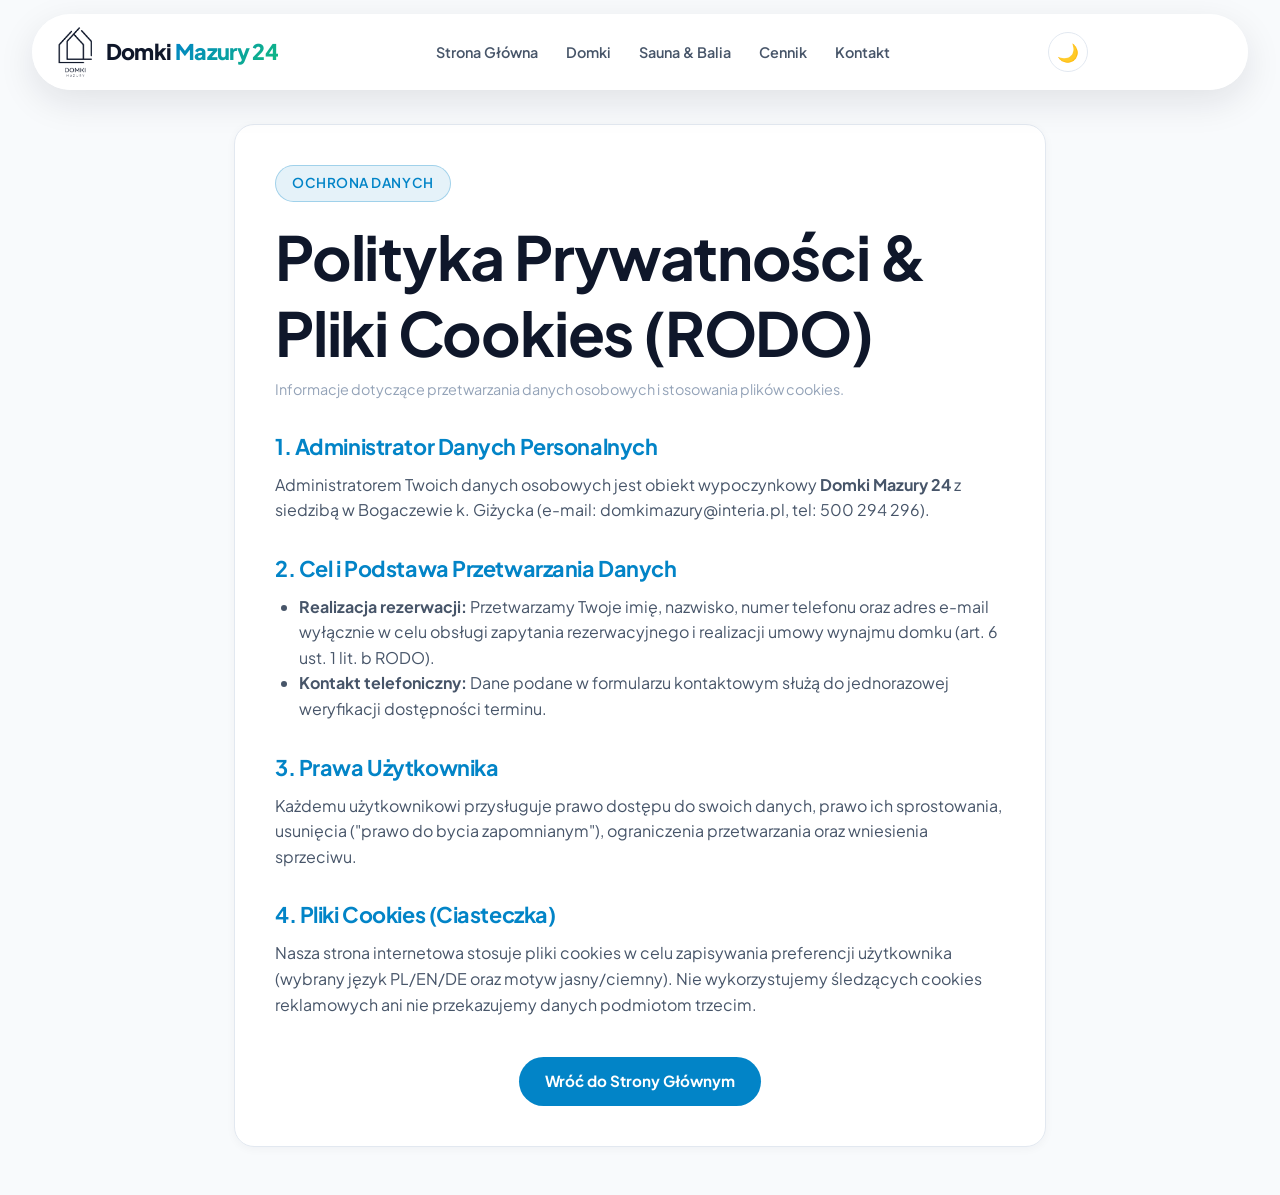
<file: polityka-prywatnosci.html>
<!DOCTYPE html>
<html lang="pl">
<head>
  <meta charset="UTF-8">
  <meta name="viewport" content="width=device-width, initial-scale=1.0">
  <title>Polityka Prywatności & RODO | Domki Mazury 24</title>
  <meta name="description" content="Polityka Prywatności i ochrona danych osobowych RODO obiektu Domki Mazury 24 w Bogaczewie.">
  <link rel="stylesheet" href="styles.css">
  <link rel="icon" href="assets/logo.png" type="image/png">
</head>
<body>

  <!-- Floating Header -->
  <div class="header-wrapper">
    <header class="header-cloud">
      <a href="index.html" class="brand">
        <img src="assets/logo_black.png" alt="Domki Mazury Logo" class="brand-logo logo-light">
        <img src="assets/logo_white.png" alt="Domki Mazury Logo" class="brand-logo logo-dark">
        <div>Domki <span class="gradient-text">Mazury 24</span></div>
      </a>

      <ul class="nav-desktop">
        <li><a href="index.html#home" class="nav-link">Strona Główna</a></li>
        <li><a href="index.html#domki" class="nav-link">Domki</a></li>
        <li><a href="index.html#spa" class="nav-link">Sauna & Balia</a></li>
        <li><a href="index.html#cennik" class="nav-link">Cennik</a></li>
        <li><a href="index.html#kontakt" class="nav-link">Kontakt</a></li>
      </ul>

      <div class="header-actions">
        <button class="theme-btn" aria-label="Przełącz motyw">🌙</button>
        <a href="index.html" class="btn btn-secondary">← Powrót</a>
      </div>
    </header>
  </div>

  <div class="container legal-container" style="padding-top: calc(var(--header-height) + 3rem);">
    <div class="legal-card">
      <div class="badge badge-primary" style="margin-bottom: 1rem;">Ochrona Danych</div>
      <h1>Polityka Prywatności & Pliki Cookies (RODO)</h1>
      <p style="color: var(--text-light); font-size: 0.9rem;">Informacje dotyczące przetwarzania danych osobowych i stosowania plików cookies.</p>

      <h2>1. Administrator Danych Personalnych</h2>
      <p>Administratorem Twoich danych osobowych jest obiekt wypoczynkowy <strong>Domki Mazury 24</strong> z siedzibą w Bogaczewie k. Giżycka (e-mail: domkimazury@interia.pl, tel: 500 294 296).</p>

      <h2>2. Cel i Podstawa Przetwarzania Danych</h2>
      <ul>
        <li><strong>Realizacja rezerwacji:</strong> Przetwarzamy Twoje imię, nazwisko, numer telefonu oraz adres e-mail wyłącznie w celu obsługi zapytania rezerwacyjnego i realizacji umowy wynajmu domku (art. 6 ust. 1 lit. b RODO).</li>
        <li><strong>Kontakt telefoniczny:</strong> Dane podane w formularzu kontaktowym służą do jednorazowej weryfikacji dostępności terminu.</li>
      </ul>

      <h2>3. Prawa Użytkownika</h2>
      <p>Każdemu użytkownikowi przysługuje prawo dostępu do swoich danych, prawo ich sprostowania, usunięcia ("prawo do bycia zapomnianym"), ograniczenia przetwarzania oraz wniesienia sprzeciwu.</p>

      <h2>4. Pliki Cookies (Ciasteczka)</h2>
      <p>Nasza strona internetowa stosuje pliki cookies w celu zapisywania preferencji użytkownika (wybrany język PL/EN/DE oraz motyw jasny/ciemny). Nie wykorzystujemy śledzących cookies reklamowych ani nie przekazujemy danych podmiotom trzecim.</p>

      <div style="margin-top: 2.5rem; text-align: center;">
        <a href="index.html" class="btn btn-primary">Wróć do Strony Głównym</a>
      </div>
    </div>
  </div>

  <script src="app.js"></script>
</body>
</html>
</file>
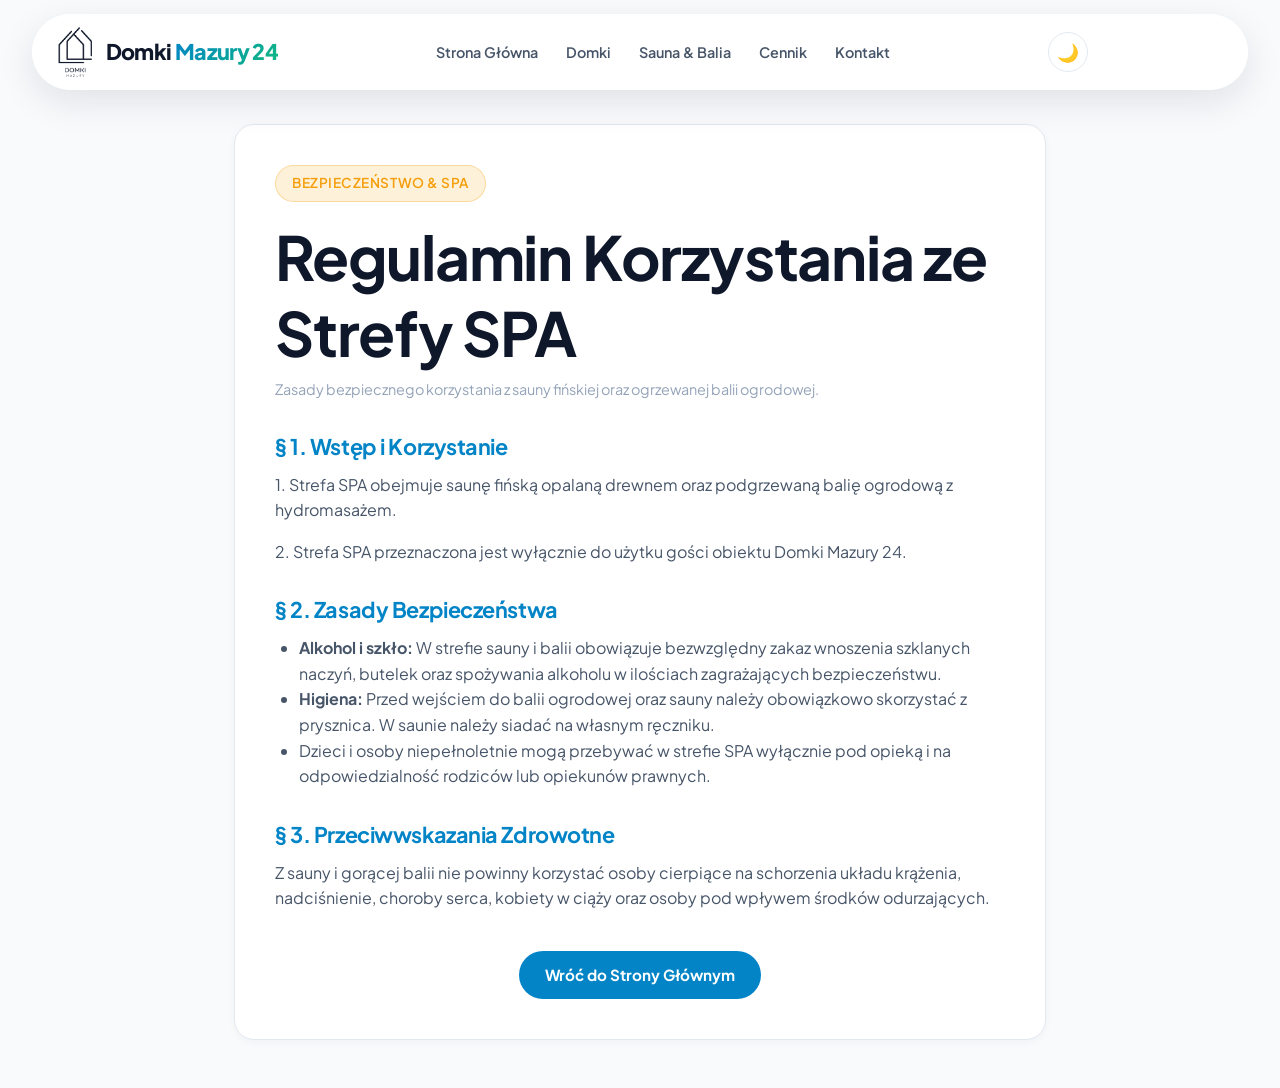
<file: regulamin-spa.html>
<!DOCTYPE html>
<html lang="pl">
<head>
  <meta charset="UTF-8">
  <meta name="viewport" content="width=device-width, initial-scale=1.0">
  <title>Regulamin Strefy SPA | Domki Mazury 24</title>
  <meta name="description" content="Regulamin korzystania z sauny fińskiej i gorącej balii ogrodowej w Domkach Mazury 24.">
  <link rel="stylesheet" href="styles.css">
  <link rel="icon" href="assets/logo.png" type="image/png">
</head>
<body>

  <!-- Floating Header -->
  <div class="header-wrapper">
    <header class="header-cloud">
      <a href="index.html" class="brand">
        <img src="assets/logo_black.png" alt="Domki Mazury Logo" class="brand-logo logo-light">
        <img src="assets/logo_white.png" alt="Domki Mazury Logo" class="brand-logo logo-dark">
        <div>Domki <span class="gradient-text">Mazury 24</span></div>
      </a>

      <ul class="nav-desktop">
        <li><a href="index.html#home" class="nav-link">Strona Główna</a></li>
        <li><a href="index.html#domki" class="nav-link">Domki</a></li>
        <li><a href="index.html#spa" class="nav-link">Sauna & Balia</a></li>
        <li><a href="index.html#cennik" class="nav-link">Cennik</a></li>
        <li><a href="index.html#kontakt" class="nav-link">Kontakt</a></li>
      </ul>

      <div class="header-actions">
        <button class="theme-btn" aria-label="Przełącz motyw">🌙</button>
        <a href="index.html" class="btn btn-secondary">← Powrót</a>
      </div>
    </header>
  </div>

  <div class="container legal-container" style="padding-top: calc(var(--header-height) + 3rem);">
    <div class="legal-card">
      <div class="badge badge-gold" style="margin-bottom: 1rem;">Bezpieczeństwo & SPA</div>
      <h1>Regulamin Korzystania ze Strefy SPA</h1>
      <p style="color: var(--text-light); font-size: 0.9rem;">Zasady bezpiecznego korzystania z sauny fińskiej oraz ogrzewanej balii ogrodowej.</p>

      <h2>§ 1. Wstęp i Korzystanie</h2>
      <p>1. Strefa SPA obejmuje saunę fińską opalaną drewnem oraz podgrzewaną balię ogrodową z hydromasażem.</p>
      <p>2. Strefa SPA przeznaczona jest wyłącznie do użytku gości obiektu Domki Mazury 24.</p>

      <h2>§ 2. Zasady Bezpieczeństwa</h2>
      <ul>
        <li><strong>Alkohol i szkło:</strong> W strefie sauny i balii obowiązuje bezwzględny zakaz wnoszenia szklanych naczyń, butelek oraz spożywania alkoholu w ilościach zagrażających bezpieczeństwu.</li>
        <li><strong>Higiena:</strong> Przed wejściem do balii ogrodowej oraz sauny należy obowiązkowo skorzystać z prysznica. W saunie należy siadać na własnym ręczniku.</li>
        <li>Dzieci i osoby niepełnoletnie mogą przebywać w strefie SPA wyłącznie pod opieką i na odpowiedzialność rodziców lub opiekunów prawnych.</li>
      </ul>

      <h2>§ 3. Przeciwwskazania Zdrowotne</h2>
      <p>Z sauny i gorącej balii nie powinny korzystać osoby cierpiące na schorzenia układu krążenia, nadciśnienie, choroby serca, kobiety w ciąży oraz osoby pod wpływem środków odurzających.</p>

      <div style="margin-top: 2.5rem; text-align: center;">
        <a href="index.html" class="btn btn-primary">Wróć do Strony Głównym</a>
      </div>
    </div>
  </div>

  <script src="app.js"></script>
</body>
</html>
</file>
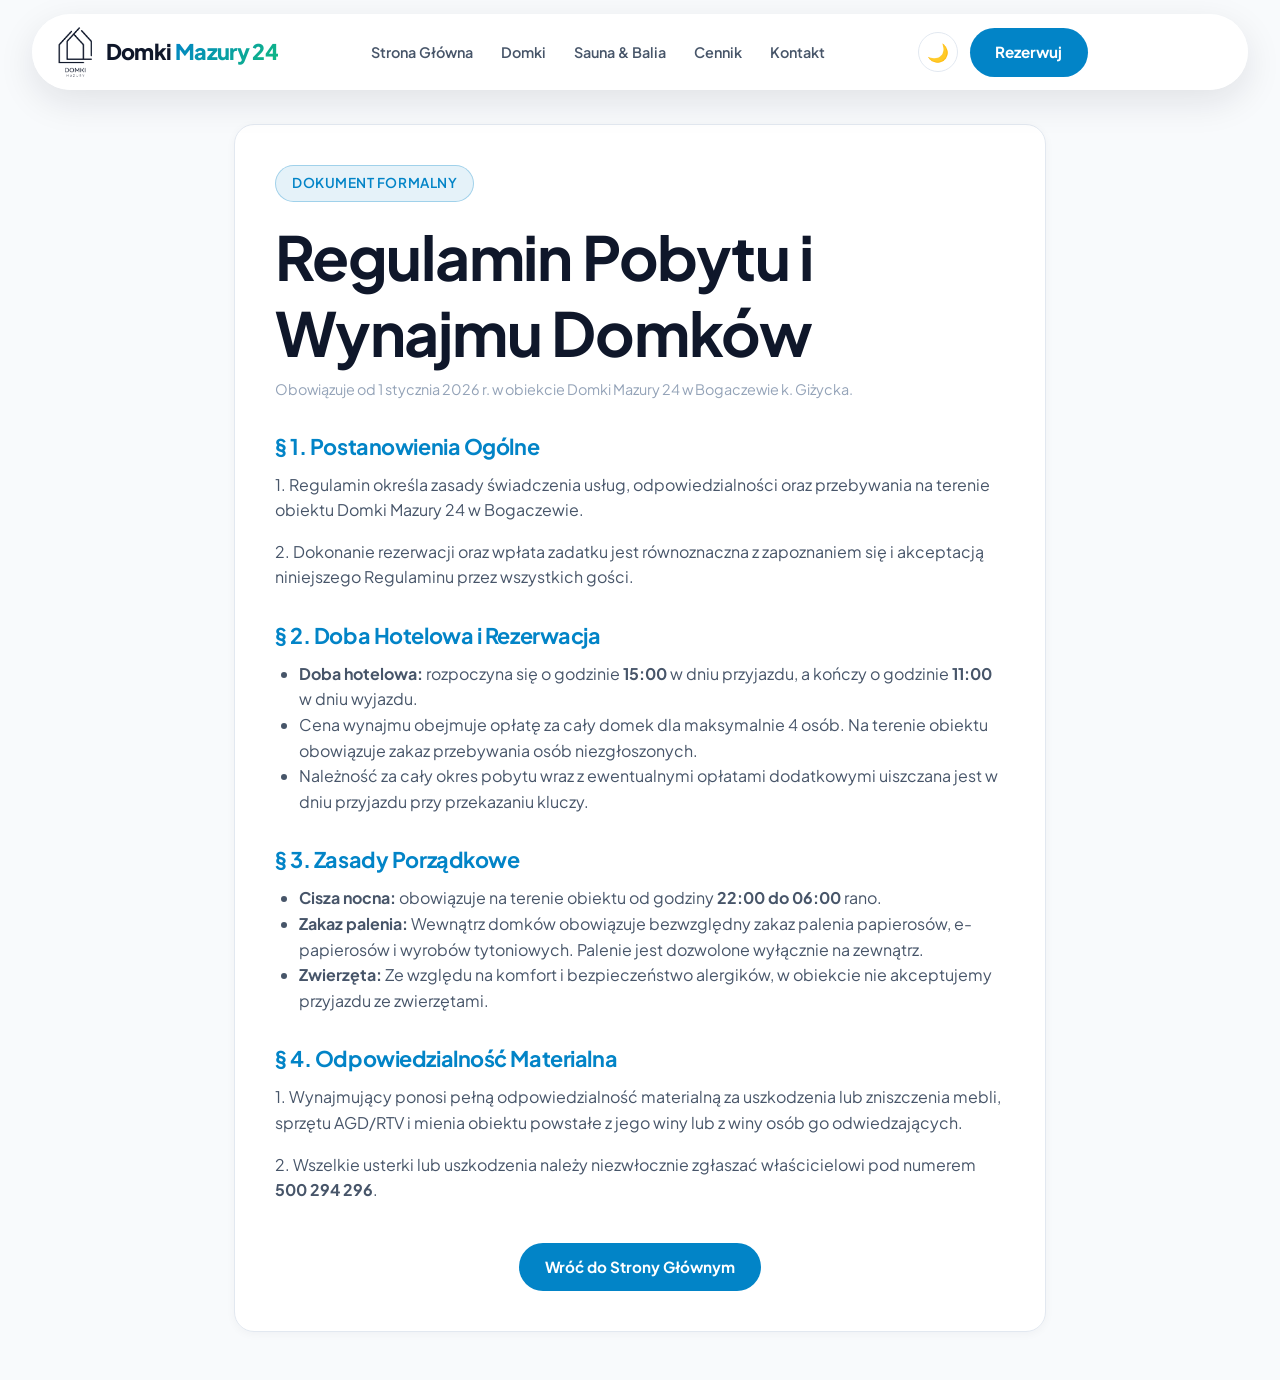
<file: regulamin.html>
<!DOCTYPE html>
<html lang="pl">
<head>
  <meta charset="UTF-8">
  <meta name="viewport" content="width=device-width, initial-scale=1.0">
  <title>Regulamin Pobytu | Domki Mazury 24 Bogaczewo</title>
  <meta name="description" content="Regulamin wynajmu i pobytu w Domkach Mazury 24 w Bogaczewie k. Giżycka. Zasady rezerwacji, płatności i ciszy nocnej.">
  <link rel="stylesheet" href="styles.css">
  <link rel="icon" href="assets/logo.png" type="image/png">
</head>
<body>

  <!-- Floating Header -->
  <div class="header-wrapper">
    <header class="header-cloud">
      <a href="index.html" class="brand">
        <img src="assets/logo_black.png" alt="Domki Mazury Logo" class="brand-logo logo-light">
        <img src="assets/logo_white.png" alt="Domki Mazury Logo" class="brand-logo logo-dark">
        <div>Domki <span class="gradient-text">Mazury 24</span></div>
      </a>

      <ul class="nav-desktop">
        <li><a href="index.html#home" class="nav-link">Strona Główna</a></li>
        <li><a href="index.html#domki" class="nav-link">Domki</a></li>
        <li><a href="index.html#spa" class="nav-link">Sauna & Balia</a></li>
        <li><a href="index.html#cennik" class="nav-link">Cennik</a></li>
        <li><a href="index.html#kontakt" class="nav-link">Kontakt</a></li>
      </ul>

      <div class="header-actions">
        <button class="theme-btn" aria-label="Przełącz motyw">🌙</button>
        <a href="index.html#cennik" class="btn btn-primary pc-only">Rezerwuj</a>
        <a href="index.html" class="btn btn-secondary">← Powrót</a>
      </div>
    </header>
  </div>

  <div class="container legal-container" style="padding-top: calc(var(--header-height) + 3rem);">
    <div class="legal-card">
      <div class="badge badge-primary" style="margin-bottom: 1rem;">Dokument Formalny</div>
      <h1>Regulamin Pobytu i Wynajmu Domków</h1>
      <p style="color: var(--text-light); font-size: 0.9rem;">Obowiązuje od 1 stycznia 2026 r. w obiekcie Domki Mazury 24 w Bogaczewie k. Giżycka.</p>

      <h2>§ 1. Postanowienia Ogólne</h2>
      <p>1. Regulamin określa zasady świadczenia usług, odpowiedzialności oraz przebywania na terenie obiektu Domki Mazury 24 w Bogaczewie.</p>
      <p>2. Dokonanie rezerwacji oraz wpłata zadatku jest równoznaczna z zapoznaniem się i akceptacją niniejszego Regulaminu przez wszystkich gości.</p>

      <h2>§ 2. Doba Hotelowa i Rezerwacja</h2>
      <ul>
        <li><strong>Doba hotelowa:</strong> rozpoczyna się o godzinie <strong>15:00</strong> w dniu przyjazdu, a kończy o godzinie <strong>11:00</strong> w dniu wyjazdu.</li>
        <li>Cena wynajmu obejmuje opłatę za cały domek dla maksymalnie 4 osób. Na terenie obiektu obowiązuje zakaz przebywania osób niezgłoszonych.</li>
        <li>Należność za cały okres pobytu wraz z ewentualnymi opłatami dodatkowymi uiszczana jest w dniu przyjazdu przy przekazaniu kluczy.</li>
      </ul>

      <h2>§ 3. Zasady Porządkowe</h2>
      <ul>
        <li><strong>Cisza nocna:</strong> obowiązuje na terenie obiektu od godziny <strong>22:00 do 06:00</strong> rano.</li>
        <li><strong>Zakaz palenia:</strong> Wewnątrz domków obowiązuje bezwzględny zakaz palenia papierosów, e-papierosów i wyrobów tytoniowych. Palenie jest dozwolone wyłącznie na zewnątrz.</li>
        <li><strong>Zwierzęta:</strong> Ze względu na komfort i bezpieczeństwo alergików, w obiekcie nie akceptujemy przyjazdu ze zwierzętami.</li>
      </ul>

      <h2>§ 4. Odpowiedzialność Materialna</h2>
      <p>1. Wynajmujący ponosi pełną odpowiedzialność materialną za uszkodzenia lub zniszczenia mebli, sprzętu AGD/RTV i mienia obiektu powstałe z jego winy lub z winy osób go odwiedzających.</p>
      <p>2. Wszelkie usterki lub uszkodzenia należy niezwłocznie zgłaszać właścicielowi pod numerem <strong>500 294 296</strong>.</p>

      <div style="margin-top: 2.5rem; text-align: center;">
        <a href="index.html" class="btn btn-primary">Wróć do Strony Głównym</a>
      </div>
    </div>
  </div>

  <script src="app.js"></script>
</body>
</html>
</file>
<file: styles.css>
/* ==========================================================================
   DOMKI MAZURY 24 - ULTRA FAST & LIGHTWEIGHT PERFORMANCE CSS
   Zero GPU stutter, smooth 60fps scrolling, clean glassmorphic cloud header
   ========================================================================== */

@import url('https://fonts.googleapis.com/css2?family=Plus+Jakarta+Sans:wght@300;400;500;600;700;800&family=Playfair+Display:ital,wght@0,600;0,700;1,400&display=swap');

:root {
  /* Color Tokens */
  --bg-primary: #f8fafc;
  --bg-secondary: #ffffff;
  --bg-glass: rgba(255, 255, 255, 0.94);
  --bg-glass-card: rgba(255, 255, 255, 0.96);
  
  --primary: #0284c7;        /* Mazury Blue */
  --primary-hover: #0369a1;
  --primary-glow: rgba(2, 132, 199, 0.15);
  --primary-light: rgba(2, 132, 199, 0.1);
  --accent: #10b981;         /* Forest Emerald */
  --accent-gold: #f59e0b;    /* Sunset Gold */
  
  --text-primary: #0f172a;
  --text-muted: #475569;
  --text-light: #94a3b8;
  --text-white: #ffffff;
  
  --border: #e2e8f0;
  --border-glass: rgba(255, 255, 255, 0.8);
  --border-highlight: rgba(2, 132, 199, 0.3);
  
  --radius-xs: 8px;
  --radius-sm: 12px;
  --radius-md: 20px;
  --radius-lg: 28px;
  --radius-full: 9999px;
  
  --shadow-cloud: 0 12px 36px rgba(15, 23, 42, 0.1);
  --shadow-sm: 0 2px 10px rgba(15, 23, 42, 0.04);
  --shadow-md: 0 8px 24px rgba(15, 23, 42, 0.06);
  --shadow-lg: 0 16px 40px rgba(15, 23, 42, 0.1);
  
  --transition-fast: 0.15s ease;
  --transition-normal: 0.25s ease;
  
  --header-height: 76px;
}

body.dark-theme {
  --bg-primary: #0b1329;
  --bg-secondary: #111c38;
  --bg-glass: rgba(17, 28, 56, 0.95);
  --bg-glass-card: rgba(23, 37, 71, 0.96);
  
  --primary: #38bdf8;
  --primary-hover: #7dd3fc;
  --primary-glow: rgba(56, 189, 248, 0.2);
  --primary-light: rgba(56, 189, 248, 0.12);
  --accent: #34d399;
  --accent-gold: #fbbf24;
  
  --text-primary: #f8fafc;
  --text-muted: #cbd5e1;
  --text-light: #64748b;
  
  --border: #1e293b;
  --border-glass: rgba(255, 255, 255, 0.1);
  --border-highlight: rgba(56, 189, 248, 0.3);
  
  --shadow-cloud: 0 12px 36px rgba(0, 0, 0, 0.45);
  --shadow-sm: 0 2px 10px rgba(0, 0, 0, 0.2);
  --shadow-md: 0 8px 24px rgba(0, 0, 0, 0.35);
  --shadow-lg: 0 16px 40px rgba(0, 0, 0, 0.5);
}

/* Base Reset */
*, *::before, *::after {
  box-sizing: border-box;
  margin: 0;
  padding: 0;
}

html {
  scroll-behavior: smooth;
  font-size: 16px;
  -webkit-tap-highlight-color: transparent;
}

body {
  font-family: 'Plus Jakarta Sans', -apple-system, BlinkMacSystemFont, sans-serif;
  background-color: var(--bg-primary);
  color: var(--text-primary);
  line-height: 1.6;
  overflow-x: hidden;
}

a {
  color: inherit;
  text-decoration: none;
}

img {
  max-width: 100%;
  height: auto;
  display: block;
}

button, input, select, textarea {
  font-family: inherit;
  font-size: inherit;
}

.container {
  width: 100%;
  max-width: 1280px;
  margin: 0 auto;
  padding: 0 1.5rem;
}

/* Typography Extensions */
.font-serif {
  font-family: 'Playfair Display', serif;
}

h1, h2, h3, h4 {
  font-weight: 700;
  line-height: 1.25;
  letter-spacing: -0.02em;
}

h1 { font-size: clamp(2.2rem, 5vw, 3.8rem); }
h2 { font-size: clamp(1.75rem, 3.5vw, 2.6rem); }
h3 { font-size: clamp(1.15rem, 2vw, 1.5rem); }

.gradient-text {
  background: linear-gradient(135deg, var(--primary) 0%, var(--accent) 100%);
  -webkit-background-clip: text;
  -webkit-text-fill-color: transparent;
}

.gradient-text-gold {
  background: linear-gradient(135deg, var(--accent-gold) 0%, #f97316 100%);
  -webkit-background-clip: text;
  -webkit-text-fill-color: transparent;
}

/* Badges & Buttons */
.badge {
  display: inline-flex;
  align-items: center;
  gap: 0.5rem;
  padding: 0.4rem 1rem;
  border-radius: var(--radius-full);
  font-size: 0.85rem;
  font-weight: 600;
  letter-spacing: 0.04em;
  text-transform: uppercase;
}

.badge-primary {
  background: var(--primary-light);
  color: var(--primary);
  border: 1px solid var(--border-highlight);
}

.badge-gold {
  background: rgba(245, 158, 11, 0.15);
  color: var(--accent-gold);
  border: 1px solid rgba(245, 158, 11, 0.3);
}

.btn {
  display: inline-flex;
  align-items: center;
  justify-content: center;
  gap: 0.55rem;
  padding: 0.75rem 1.6rem;
  border-radius: var(--radius-full);
  font-weight: 700;
  font-size: 0.95rem;
  cursor: pointer;
  border: none;
  transition: background var(--transition-fast), transform var(--transition-fast);
  text-align: center;
  white-space: nowrap;
}

.btn-primary {
  background: var(--primary);
  color: #ffffff;
}

.btn-primary:hover {
  background: var(--primary-hover);
  transform: translateY(-1px);
}

.btn-secondary {
  background: rgba(255, 255, 255, 0.2);
  color: #ffffff;
  border: 1px solid rgba(255, 255, 255, 0.4);
}

.btn-secondary:hover {
  background: rgba(255, 255, 255, 0.3);
  transform: translateY(-1px);
}

.btn-gold {
  background: #f59e0b;
  color: #ffffff;
}

.btn-gold:hover {
  background: #d97706;
  transform: translateY(-1px);
}

/* ==========================================================================
   ENLARGED FLOATING CLOUD HEADER & MENU POSITIONS
   ========================================================================== */
.header-wrapper {
  position: fixed;
  top: 0.9rem;
  left: 0;
  right: 0;
  width: min(95%, 1280px);
  margin: 0 auto;
  z-index: 1000;
}

.header-cloud {
  height: var(--header-height);
  background: var(--bg-glass);
  backdrop-filter: blur(10px);
  -webkit-backdrop-filter: blur(10px);
  border: 1px solid var(--border-glass);
  border-radius: var(--radius-full);
  box-shadow: var(--shadow-cloud);
  padding: 0 1.5rem;
  display: flex;
  align-items: center;
  justify-content: space-between;
  gap: 1.2rem;
}

.brand {
  display: flex;
  align-items: center;
  gap: 0.75rem;
  font-size: 1.35rem;
  font-weight: 800;
  letter-spacing: -0.03em;
  flex-shrink: 0;
  color: var(--text-primary);
}

/* LARGER DEDICATED LOGO IMAGES */
.brand-logo {
  height: 52px;
  width: auto;
  max-width: 68px;
  object-fit: contain;
  transition: height var(--transition-fast);
}

.brand-logo.logo-dark {
  display: none !important;
}

.brand-logo.logo-light {
  display: block !important;
}

/* DARK MODE LOGO SWITCH & TEXT BRIGHTENING */
body.dark-theme .brand-logo.logo-light {
  display: none !important;
}

body.dark-theme .brand-logo.logo-dark {
  display: block !important;
}

body.dark-theme .brand {
  color: #ffffff !important;
}

body.dark-theme .brand .gradient-text {
  background: linear-gradient(135deg, #ffffff 0%, #38bdf8 100%);
  -webkit-background-clip: text;
  -webkit-text-fill-color: transparent;
}

/* LARGER DESKTOP NAVIGATION POSITIONS */
.nav-desktop {
  display: flex;
  align-items: center;
  gap: 0.25rem;
  list-style: none;
  flex-shrink: 1;
  min-width: 0;
}

.nav-link {
  font-weight: 600;
  font-size: 0.9rem;
  color: var(--text-muted);
  transition: color var(--transition-fast), background var(--transition-fast);
  padding: 0.4rem 0.75rem;
  border-radius: var(--radius-full);
  white-space: nowrap;
}

.nav-link:hover, .nav-link.active {
  color: var(--primary);
  background: var(--primary-light);
  font-weight: 700;
}

.header-actions {
  display: flex;
  align-items: center;
  gap: 0.75rem;
  flex-shrink: 0;
}

.lang-switch {
  display: flex;
  background: rgba(255, 255, 255, 0.6);
  border: 1px solid var(--border);
  border-radius: var(--radius-full);
  padding: 3px;
}

body.dark-theme .lang-switch {
  background: rgba(0, 0, 0, 0.4);
}

.lang-btn {
  background: transparent;
  border: none;
  padding: 4px 9px;
  border-radius: var(--radius-full);
  font-size: 0.82rem;
  font-weight: 700;
  color: var(--text-muted);
  cursor: pointer;
}

.lang-btn.active {
  background: var(--primary);
  color: #ffffff;
}

.theme-btn {
  background: rgba(255, 255, 255, 0.6);
  border: 1px solid var(--border);
  width: 40px;
  height: 40px;
  border-radius: var(--radius-full);
  display: flex;
  align-items: center;
  justify-content: center;
  font-size: 1.1rem;
  cursor: pointer;
  color: var(--text-primary);
}

body.dark-theme .theme-btn {
  background: rgba(0, 0, 0, 0.4);
}

.menu-toggle {
  display: none;
  background: transparent;
  border: none;
  font-size: 1.6rem;
  color: var(--text-primary);
  cursor: pointer;
  padding: 0.3rem;
}

@media (max-width: 1120px) {
  .nav-desktop, .pc-only {
    display: none !important;
  }
  .menu-toggle {
    display: block !important;
  }
  .brand-logo {
    height: 42px;
  }
  .brand {
    font-size: 1.2rem;
  }
}

/* ==========================================================================
   FULL OPAQUE MOBILE DRAWER MENU
   ========================================================================== */
.mobile-nav-overlay {
  display: none !important;
  position: fixed;
  top: 0;
  left: 0;
  width: 100vw;
  height: 100vh;
  background: var(--bg-secondary);
  z-index: 9999;
  padding: 4rem 2rem 2.5rem;
  flex-direction: column;
  justify-content: space-between;
  box-shadow: var(--shadow-lg);
}

.mobile-nav-overlay.open {
  display: flex !important;
}

.mobile-nav-close {
  position: absolute;
  top: 1.5rem;
  right: 1.5rem;
  background: var(--bg-primary);
  border: 1px solid var(--border);
  width: 44px;
  height: 44px;
  border-radius: var(--radius-full);
  font-size: 1.5rem;
  color: var(--text-primary);
  display: flex;
  align-items: center;
  justify-content: center;
  cursor: pointer;
}

.mobile-nav-links {
  list-style: none;
  display: flex;
  flex-direction: column;
  gap: 1.2rem;
  text-align: center;
  margin-top: 1rem;
}

.mobile-nav-links a {
  font-size: 1.35rem;
  font-weight: 700;
  color: var(--text-primary);
}

.mobile-nav-links a:hover {
  color: var(--primary);
}

/* ==========================================================================
   Hero Section
   ========================================================================== */
.hero {
  position: relative;
  min-height: 88vh;
  padding-top: calc(var(--header-height) + 3.8rem);
  padding-bottom: 4rem;
  display: flex;
  align-items: center;
  overflow: hidden;
}

.hero-bg-carousel {
  position: absolute;
  top: 0;
  left: 0;
  width: 100%;
  height: 100%;
  z-index: 1;
}

.hero-slide {
  position: absolute;
  top: 0;
  left: 0;
  width: 100%;
  height: 100%;
  object-fit: cover;
  opacity: 0;
  transition: opacity 1s ease;
}

.hero-slide.active {
  opacity: 1;
}

.hero-overlay {
  position: absolute;
  top: 0;
  left: 0;
  width: 100%;
  height: 100%;
  z-index: 2;
  background: linear-gradient(
    180deg,
    rgba(15, 23, 42, 0.75) 0%,
    rgba(15, 23, 42, 0.58) 50%,
    var(--bg-primary) 100%
  );
}

.hero-content {
  position: relative;
  z-index: 3;
  color: #ffffff;
  max-width: 800px;
}

.hero-title {
  color: #ffffff;
  margin: 1rem 0;
}

.hero-subtitle {
  font-size: clamp(1rem, 1.6vw, 1.25rem);
  color: rgba(255, 255, 255, 0.9);
  margin-bottom: 2rem;
  max-width: 640px;
}

.hero-features {
  display: flex;
  flex-wrap: wrap;
  gap: 0.85rem;
  margin-bottom: 2.2rem;
}

.hero-feature-item {
  display: flex;
  align-items: center;
  gap: 0.5rem;
  background: rgba(255, 255, 255, 0.16);
  padding: 0.5rem 1.15rem;
  border-radius: var(--radius-full);
  border: 1px solid rgba(255, 255, 255, 0.28);
  font-size: 0.92rem;
  font-weight: 600;
}

/* ==========================================================================
   Sections & Cards
   ========================================================================== */
.section {
  padding: 4.5rem 0;
  position: relative;
}

.section-header {
  text-align: center;
  max-width: 680px;
  margin: 0 auto 3rem;
}

.section-header p {
  color: var(--text-muted);
  font-size: 1.05rem;
  margin-top: 0.6rem;
}

.grid-3 {
  display: grid;
  grid-template-columns: repeat(auto-fit, minmax(290px, 1fr));
  gap: 1.75rem;
}

.card {
  background: var(--bg-glass-card);
  border: 1px solid var(--border);
  border-radius: var(--radius-md);
  padding: 2.2rem;
  box-shadow: var(--shadow-sm);
}

.card-icon {
  width: 52px;
  height: 52px;
  border-radius: var(--radius-sm);
  background: var(--primary-light);
  color: var(--primary);
  display: flex;
  align-items: center;
  justify-content: center;
  font-size: 1.5rem;
  margin-bottom: 1.1rem;
}

/* Cottages Showcase */
.cottage-card {
  display: grid;
  grid-template-columns: 1fr 1fr;
  gap: 2rem;
  background: var(--bg-glass-card);
  border: 1px solid var(--border);
  border-radius: var(--radius-lg);
  overflow: hidden;
  margin-bottom: 2.2rem;
  box-shadow: var(--shadow-md);
}

@media (max-width: 992px) {
  .cottage-card {
    grid-template-columns: 1fr;
    gap: 0;
  }
}

.cottage-gallery {
  position: relative;
  min-height: 340px;
}

.cottage-img-main {
  width: 100%;
  height: 100%;
  object-fit: cover;
  border-radius: var(--radius-lg) 0 0 var(--radius-lg);
}

@media (max-width: 992px) {
  .cottage-img-main {
    border-radius: var(--radius-lg) var(--radius-lg) 0 0;
    max-height: 280px;
  }
}

.cottage-content {
  padding: 2.2rem 2rem;
  display: flex;
  flex-direction: column;
  justify-content: center;
}

.amenities-grid {
  display: grid;
  grid-template-columns: repeat(2, 1fr);
  gap: 0.85rem;
  margin: 1.35rem 0;
}

.amenity-item {
  display: flex;
  align-items: center;
  gap: 0.5rem;
  color: var(--text-muted);
  font-size: 0.92rem;
}

.amenity-icon {
  color: var(--accent);
}

/* SPA & Wellness */
.spa-section {
  background: var(--bg-secondary);
  border-y: 1px solid var(--border);
}

.spa-grid {
  display: grid;
  grid-template-columns: repeat(auto-fit, minmax(300px, 1fr));
  gap: 1.75rem;
}

.spa-card {
  background: var(--bg-primary);
  border: 1px solid var(--border);
  border-radius: var(--radius-md);
  overflow: hidden;
  box-shadow: var(--shadow-sm);
}

.spa-img {
  width: 100%;
  height: 230px;
  object-fit: cover;
}

.spa-body {
  padding: 1.6rem;
}

/* Booking & Calculator */
.booking-grid {
  display: grid;
  grid-template-columns: 1.2fr 0.8fr;
  gap: 2rem;
}

@media (max-width: 992px) {
  .booking-grid {
    grid-template-columns: 1fr;
  }
}

.form-group {
  margin-bottom: 1.1rem;
}

.form-label {
  display: block;
  font-weight: 600;
  font-size: 0.88rem;
  margin-bottom: 0.35rem;
  color: var(--text-primary);
}

.form-input, .form-select {
  width: 100%;
  padding: 0.75rem 1rem;
  border-radius: var(--radius-xs);
  border: 1px solid var(--border);
  background: var(--bg-primary);
  color: var(--text-primary);
  outline: none;
}

.form-input:focus, .form-select:focus {
  border-color: var(--primary);
}

.calc-summary {
  background: var(--bg-glass-card);
  border: 1px solid var(--border-highlight);
  border-radius: var(--radius-md);
  padding: 2rem;
  box-shadow: var(--shadow-md);
  display: flex;
  flex-direction: column;
  justify-content: space-between;
}

.summary-row {
  display: flex;
  justify-content: space-between;
  padding: 0.75rem 0;
  border-bottom: 1px dashed var(--border);
  color: var(--text-muted);
  font-size: 0.9rem;
}

.summary-total {
  font-size: 2rem;
  font-weight: 800;
  color: var(--primary);
}

/* Gallery Masonry */
.gallery-masonry {
  columns: 3 260px;
  column-gap: 1.1rem;
}

.gallery-masonry-item {
  break-inside: avoid;
  margin-bottom: 1.1rem;
  border-radius: var(--radius-sm);
  overflow: hidden;
  position: relative;
  cursor: pointer;
  box-shadow: var(--shadow-sm);
}

.gallery-masonry-item img {
  width: 100%;
}

.lightbox-modal {
  position: fixed;
  top: 0;
  left: 0;
  width: 100%;
  height: 100%;
  background: rgba(15, 23, 42, 0.95);
  z-index: 4000;
  display: flex;
  align-items: center;
  justify-content: center;
  opacity: 0;
  pointer-events: none;
  transition: opacity var(--transition-fast);
}

.lightbox-modal.active {
  opacity: 1;
  pointer-events: auto;
}

.lightbox-img {
  max-width: 90vw;
  max-height: 85vh;
  border-radius: var(--radius-sm);
}

.lightbox-close {
  position: absolute;
  top: 2rem;
  right: 2rem;
  color: #ffffff;
  font-size: 2.2rem;
  cursor: pointer;
  background: transparent;
  border: none;
}

.mobile-cta-bar {
  display: none;
  position: fixed;
  bottom: 0;
  left: 0;
  width: 100%;
  background: var(--bg-glass);
  backdrop-filter: blur(12px);
  border-top: 1px solid var(--border);
  padding: 0.6rem 1rem;
  z-index: 900;
}

@media (max-width: 1120px) {
  .mobile-cta-bar {
    display: flex;
    gap: 0.6rem;
  }
  body {
    padding-bottom: 75px;
  }
  .hero {
    padding-bottom: 6rem;
  }
}

/* Toast Notifications */
.toast {
  position: fixed;
  bottom: 2rem;
  right: 2rem;
  background: var(--accent);
  color: #ffffff;
  padding: 0.8rem 1.5rem;
  border-radius: var(--radius-sm);
  box-shadow: var(--shadow-lg);
  font-weight: 600;
  z-index: 5000;
  transform: translateY(100px);
  opacity: 0;
  transition: all var(--transition-fast);
}

.toast.show {
  transform: translateY(0);
  opacity: 1;
}

/* Subpage Document Layout */
.legal-container {
  max-width: 860px;
  margin: 0 auto;
  padding: 3rem 1.5rem;
}

.legal-card {
  background: var(--bg-glass-card);
  border: 1px solid var(--border);
  border-radius: var(--radius-md);
  padding: 2.5rem;
  box-shadow: var(--shadow-sm);
}

.legal-card h1 {
  margin-bottom: 0.5rem;
}

.legal-card h2 {
  font-size: 1.35rem;
  margin-top: 2rem;
  margin-bottom: 0.75rem;
  color: var(--primary);
}

.legal-card p, .legal-card ul {
  color: var(--text-muted);
  margin-bottom: 1rem;
}

.legal-card ul {
  padding-left: 1.5rem;
}
</file>
